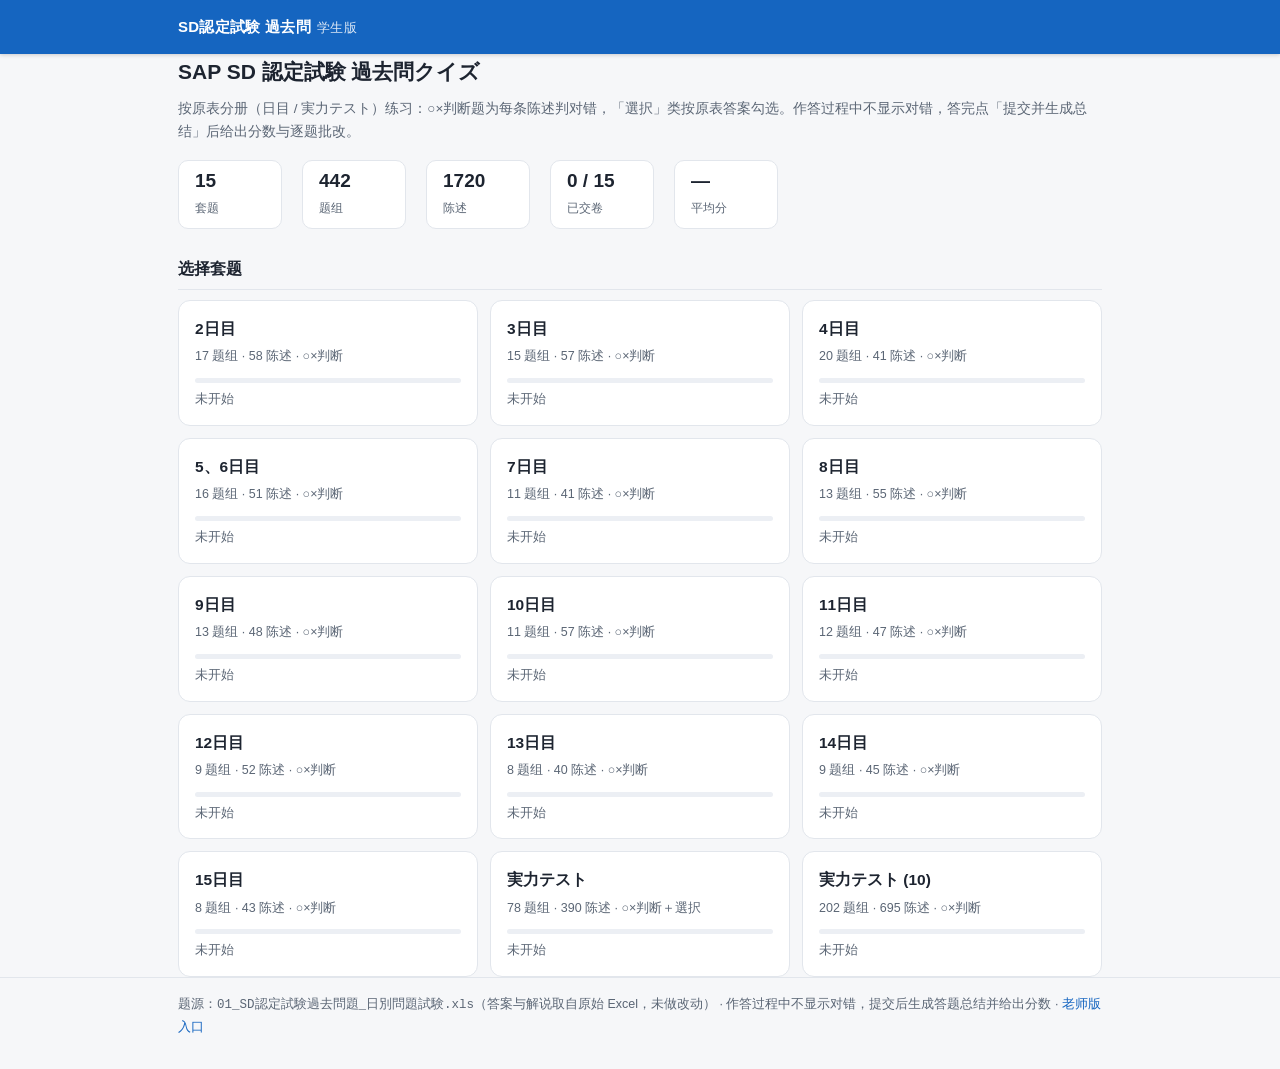
<file: index.html>
<!DOCTYPE html>
<html lang="zh-CN">
<head>
<meta charset="utf-8">
<meta name="viewport" content="width=device-width, initial-scale=1">
<title>SD認定試験 過去問クイズ（学生版）</title>
<link rel="stylesheet" href="assets/style.css">
</head>
<body data-mode="student">

<header class="site"><div class="bar wrap">
  <a class="brand" href="#/">SD認定試験 過去問<span>学生版</span></a>
  <div class="topbar" id="topbar"></div>
</div></header>

<main class="wrap">
  <section id="home"></section>
  <section id="quiz" hidden></section>
</main>

<footer class="site"><div class="wrap">
  题源：<code id="src"></code>（答案与解说取自原始 Excel，未做改动）
  · 作答过程中不显示对错，提交后生成答题总结并给出分数
  · <a href="teacher.html">老师版入口</a>
</div></footer>

<script src="data.js"></script>
<script src="assets/app.js"></script>
</body>
</html>
</file>
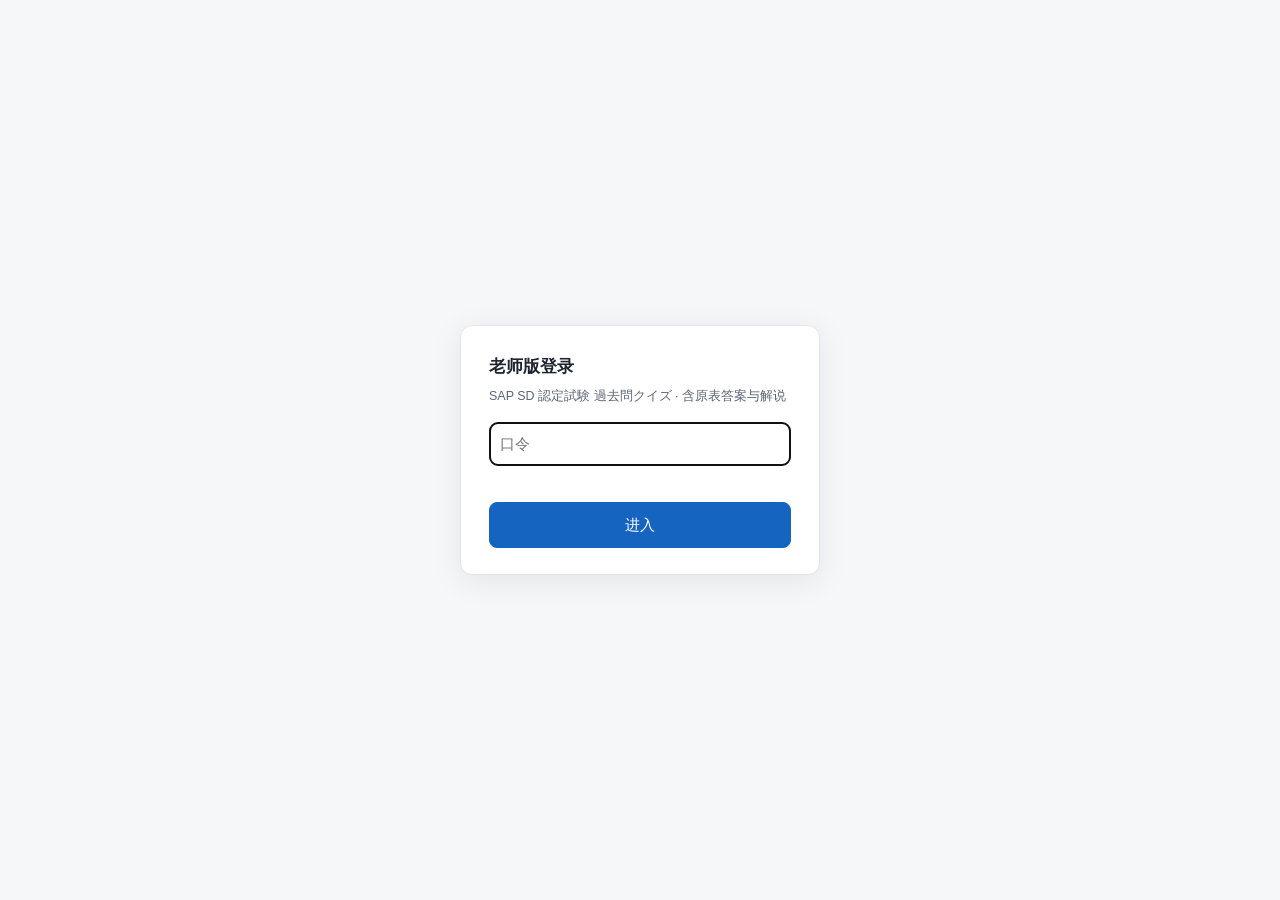
<file: teacher.html>
<!DOCTYPE html>
<html lang="zh-CN">
<head>
<meta charset="utf-8">
<meta name="viewport" content="width=device-width, initial-scale=1">
<title>SD認定試験 過去問クイズ（老师版）</title>
<link rel="stylesheet" href="assets/style.css">
</head>
<body data-mode="teacher" data-gate="1">

<div class="gate" id="gate">
  <form id="gate-form">
    <h2>老师版登录</h2>
    <p>SAP SD 認定試験 過去問クイズ · 含原表答案与解说</p>
    <input id="gate-pw" type="password" placeholder="口令" autocomplete="current-password" autofocus>
    <div class="err" id="gate-err"></div>
    <button class="primary" type="submit">进入</button>
  </form>
</div>

<header class="site"><div class="bar wrap">
  <a class="brand" href="#/">SD認定試験 過去問<span>老师版</span></a>
  <div class="topbar" id="topbar"></div>
</div></header>

<main class="wrap">
  <section id="home"></section>
  <section id="quiz" hidden></section>
</main>

<footer class="site"><div class="wrap">
  题源：<code id="src"></code> · 口令校验在浏览器本地完成（改口令：<code>python3 tools/set_password.py 新口令</code>）
  · <a href="index.html">学生版</a>
</div></footer>

<script src="data.js"></script>
<script src="assets/app.js"></script>
<script>
// 老师版口令（FNV-1a 校验值，明文不写进文件）。默认口令：teacher
const PW_HASH = "03274595";
(function () {
  const gate = document.getElementById("gate"), err = document.getElementById("gate-err"),
        pw = document.getElementById("gate-pw");
  function unlock() {
    gate.classList.add("hide");
    document.body.removeAttribute("data-gate");
    sessionStorage.setItem("sdq_teacher", "1");
    window.SDQ.boot();
  }
  if (sessionStorage.getItem("sdq_teacher") === "1") return unlock();   // 本次会话内不再重复登录
  document.getElementById("gate-form").addEventListener("submit", function (e) {
    e.preventDefault();
    if (window.SDQ.fnv(pw.value) === PW_HASH) unlock();
    else { err.textContent = "口令错误"; pw.value = ""; pw.focus(); }
  });
})();
</script>
</body>
</html>
</file>
<file: assets/style.css>
:root{
  --bg:#f6f7f9; --panel:#fff; --ink:#1d2430; --dim:#5b6675; --line:#e2e6ec;
  --brand:#1565c0; --brand-d:#0d47a1; --ok:#2e7d32; --ok-bg:#e8f5e9; --ng:#c62828; --ng-bg:#ffebee;
  --tag:#eef2f7;
}
*{box-sizing:border-box}
html,body{margin:0;padding:0}
body{background:var(--bg);color:var(--ink);
  font:15px/1.75 -apple-system,"Hiragino Sans","Yu Gothic","Microsoft YaHei","PingFang SC",sans-serif}
a{color:var(--brand);text-decoration:none}
.wrap{max-width:960px;margin:0 auto;padding:0 18px}
header.site{background:var(--brand);color:#fff;position:sticky;top:0;z-index:9;box-shadow:0 1px 4px rgba(0,0,0,.18)}
header.site .bar{display:flex;align-items:center;gap:14px;min-height:54px;flex-wrap:wrap;padding:6px 18px}
.brand{color:#fff;font-weight:700;letter-spacing:.3px}
.brand span{font-weight:400;opacity:.85;font-size:13px;margin-left:6px}
.topbar{margin-left:auto;display:flex;align-items:center;gap:12px;font-size:13px}
.topbar .k{color:#fff}
.topbar button{font-size:12px;padding:4px 10px}
main{padding:22px 0 60px}
h1{font-size:21px;margin:0 0 6px}
h2{font-size:16px;margin:26px 0 10px;padding-bottom:6px;border-bottom:1px solid var(--line)}
.lead{color:var(--dim);font-size:13.5px;margin:0 0 16px}
button{font:inherit;cursor:pointer;border:1px solid var(--line);background:#fff;color:var(--ink);
  border-radius:8px;padding:6px 13px;transition:.12s}
button:hover{border-color:#b9c4d2}
button.primary{background:var(--brand);border-color:var(--brand);color:#fff}
button.primary:hover{background:var(--brand-d);border-color:var(--brand-d)}
button:disabled{opacity:.45;cursor:default}
.grid{display:grid;gap:12px;grid-template-columns:repeat(auto-fill,minmax(230px,1fr))}
.card{background:var(--panel);border:1px solid var(--line);border-radius:12px;padding:14px 16px}
.set{cursor:pointer;transition:.12s}
.set:hover{border-color:var(--brand);box-shadow:0 2px 10px rgba(21,101,192,.12)}
.set h3{margin:0 0 4px;font-size:15.5px}
.set .n{color:var(--dim);font-size:12.5px}
.set .n b{color:var(--ok);font-size:15px}
.set .bar{height:5px;border-radius:3px;background:#eceff4;margin:10px 0 6px;overflow:hidden}
.set .bar i{display:block;height:100%;background:var(--ok)}
.stat{display:flex;gap:20px;flex-wrap:wrap;margin:0 0 4px}
.stat div{background:var(--panel);border:1px solid var(--line);border-radius:10px;padding:8px 16px;min-width:104px}
.stat b{display:block;font-size:19px;line-height:1.3}
.stat span{font-size:12px;color:var(--dim)}
.qhead{position:sticky;top:54px;background:var(--bg);padding:10px 0 8px;z-index:5;
  display:flex;gap:10px;align-items:center;flex-wrap:wrap;border-bottom:1px solid var(--line);margin-bottom:14px}
.qhead .name{font-weight:700}
.qhead .k{color:var(--dim);font-size:13px}
.qhead .tools{margin-left:auto;display:flex;gap:8px;flex-wrap:wrap}
.q{background:var(--panel);border:1px solid var(--line);border-radius:12px;padding:14px 16px;margin-bottom:12px}
.q .meta{display:flex;gap:8px;align-items:center;flex-wrap:wrap;font-size:12px;color:var(--dim)}
.tag{background:var(--tag);border-radius:20px;padding:2px 10px;font-size:11.5px;color:#39475a}
.tag.kind{background:#e8f0fe;color:#1a56a8}
.q h3{font-size:15.5px;margin:6px 0 10px}
ul.stmts{list-style:none;margin:0;padding:0}
ul.stmts li{display:flex;gap:10px;align-items:flex-start;padding:7px 9px;border-radius:8px;border:1px solid transparent}
ul.stmts li+li{margin-top:4px}
ul.stmts li .txt{flex:1}
ul.stmts li .sel button{border-radius:8px;padding:2px 12px;line-height:1.6}
ul.stmts li.pick{background:#f3f7fd}
ul.stmts li.right{background:var(--ok-bg)}
ul.stmts li.wrong{background:var(--ng-bg)}
ul.stmts .sel{display:flex;gap:6px;flex:0 0 auto}
ul.stmts .pickbox{flex:0 0 auto}
ul.stmts .pickbox button{border-radius:8px;padding:2px 12px}
ul.stmts .pickbox button[aria-pressed="true"],
ul.stmts .sel button[aria-pressed="true"]{background:var(--brand);border-color:var(--brand);color:#fff;font-weight:700}
.q.locked ul.stmts button{opacity:.5;cursor:default}
.q.locked ul.stmts button:hover{border-color:var(--line)}
.sol{font-size:12.5px;color:var(--dim);margin-top:3px;display:none}
li.right .sol,li.wrong .sol,.q.reveal .sol{display:block}
.sol b.ok{color:var(--ok)}
.sol b.ng{color:var(--ng)}
.acts{display:flex;gap:8px;margin-top:12px;flex-wrap:wrap}
.verdict{margin-top:10px;font-size:13.5px;display:none}
.verdict.show{display:block}
.verdict.ok{color:var(--ok);font-weight:700}
.verdict.ng{color:var(--ng);font-weight:700}
.verdict .why{font-weight:400;color:var(--dim);margin-top:4px;white-space:pre-wrap}
.summary{margin-top:18px;scroll-margin-top:72px}   /* 提交后滚到报告时别被吸顶的页头盖住 */
table.tbl{width:100%;border-collapse:collapse;font-size:13.5px;background:#fff;
  border:1px solid var(--line);border-radius:10px;overflow:hidden}
table.tbl th,table.tbl td{border-bottom:1px solid var(--line);padding:7px 10px;text-align:left}
table.tbl th{background:#f1f4f8;font-weight:600}
table.tbl tr:last-child td{border-bottom:0}
.hint{font-size:12.5px;color:var(--dim);margin:8px 0 0}
/* ---------- 学生版成绩单 ---------- */
.score{display:flex;align-items:baseline;gap:10px;margin:6px 0 2px}
.score b{font-size:44px;line-height:1.1;color:var(--brand)}
.score .u{color:var(--dim);font-size:14px}
.score .band{font-size:14px;font-weight:700;padding:2px 12px;border-radius:20px;background:var(--ok-bg);color:var(--ok)}
.score .band.mid{background:#fff8e1;color:#b26a00}
.score .band.low{background:var(--ng-bg);color:var(--ng)}
.wrongitem{border-left:3px solid var(--ng);padding:2px 0 2px 12px;margin:12px 0}
.wrongitem .stem{font-weight:600}
.wrongitem .mine{color:var(--ng)}
.wrongitem .real{color:var(--ok)}
.wrongitem .note{color:var(--dim);font-size:12.5px;white-space:pre-wrap}
/* ---------- 报告抬头（导出 PDF 用同一份 DOM） ---------- */
.kv{border:1px solid var(--line);border-radius:10px;background:#fff;margin:10px 0 4px;overflow:hidden}
.kvrow{display:flex;gap:10px;padding:6px 12px;border-bottom:1px solid var(--line);font-size:13.5px}
.kvrow:last-child{border-bottom:0}
.kvrow .k{color:var(--dim);flex:0 0 96px}
.nameinput{font:inherit;border:1px solid var(--line);border-radius:6px;padding:2px 8px;width:min(100%,260px)}
.rptfoot{color:var(--dim);font-size:12px;margin-top:10px;border-top:1px solid var(--line);padding-top:8px}
/* ---------- 老师版登录 ---------- */
.gate{position:fixed;inset:0;background:var(--bg);display:flex;align-items:center;justify-content:center;z-index:50}
.gate.hide{display:none}
.gate form{background:var(--panel);border:1px solid var(--line);border-radius:12px;padding:26px 28px;
  width:min(92vw,360px);box-shadow:0 6px 30px rgba(0,0,0,.08)}
.gate h2{margin:0 0 4px;border:0;padding:0;font-size:17px}
.gate p{color:var(--dim);font-size:12.5px;margin:0 0 14px}
.gate input{font:inherit;width:100%;padding:8px 10px;border:1px solid var(--line);border-radius:8px}
.gate .err{color:var(--ng);font-size:12.5px;min-height:20px;margin:6px 0 0}
.gate button{width:100%;margin-top:10px;padding:9px}
footer.site{border-top:1px solid var(--line);color:var(--dim);font-size:12.5px;padding:16px 0 30px;background:var(--bg)}
@media (max-width:600px){ .qhead{position:static} ul.stmts li{flex-wrap:wrap} }
@media print{
  header.site,footer.site,.qhead,.acts,.hint,.no-print,#home{display:none!important}
  /* 学生版：打印的是「答题报告」，题目卡片不进 PDF */
  body[data-mode="student"] #quiz .q{display:none!important}
  body{background:#fff}
  .q{break-inside:avoid;page-break-inside:avoid;border-color:#ccc}
  .summary h2{margin-top:0;border-bottom:0;font-size:15px}
  .summary .kv,.summary table.tbl{font-size:11.5px}
  .nameinput{border:0;padding:0;width:auto;font-weight:700}
  .wrongitem{break-inside:avoid;page-break-inside:avoid}
  .rptfoot{font-size:9.5px}
  a[href]:after{content:""}
}
</file>
